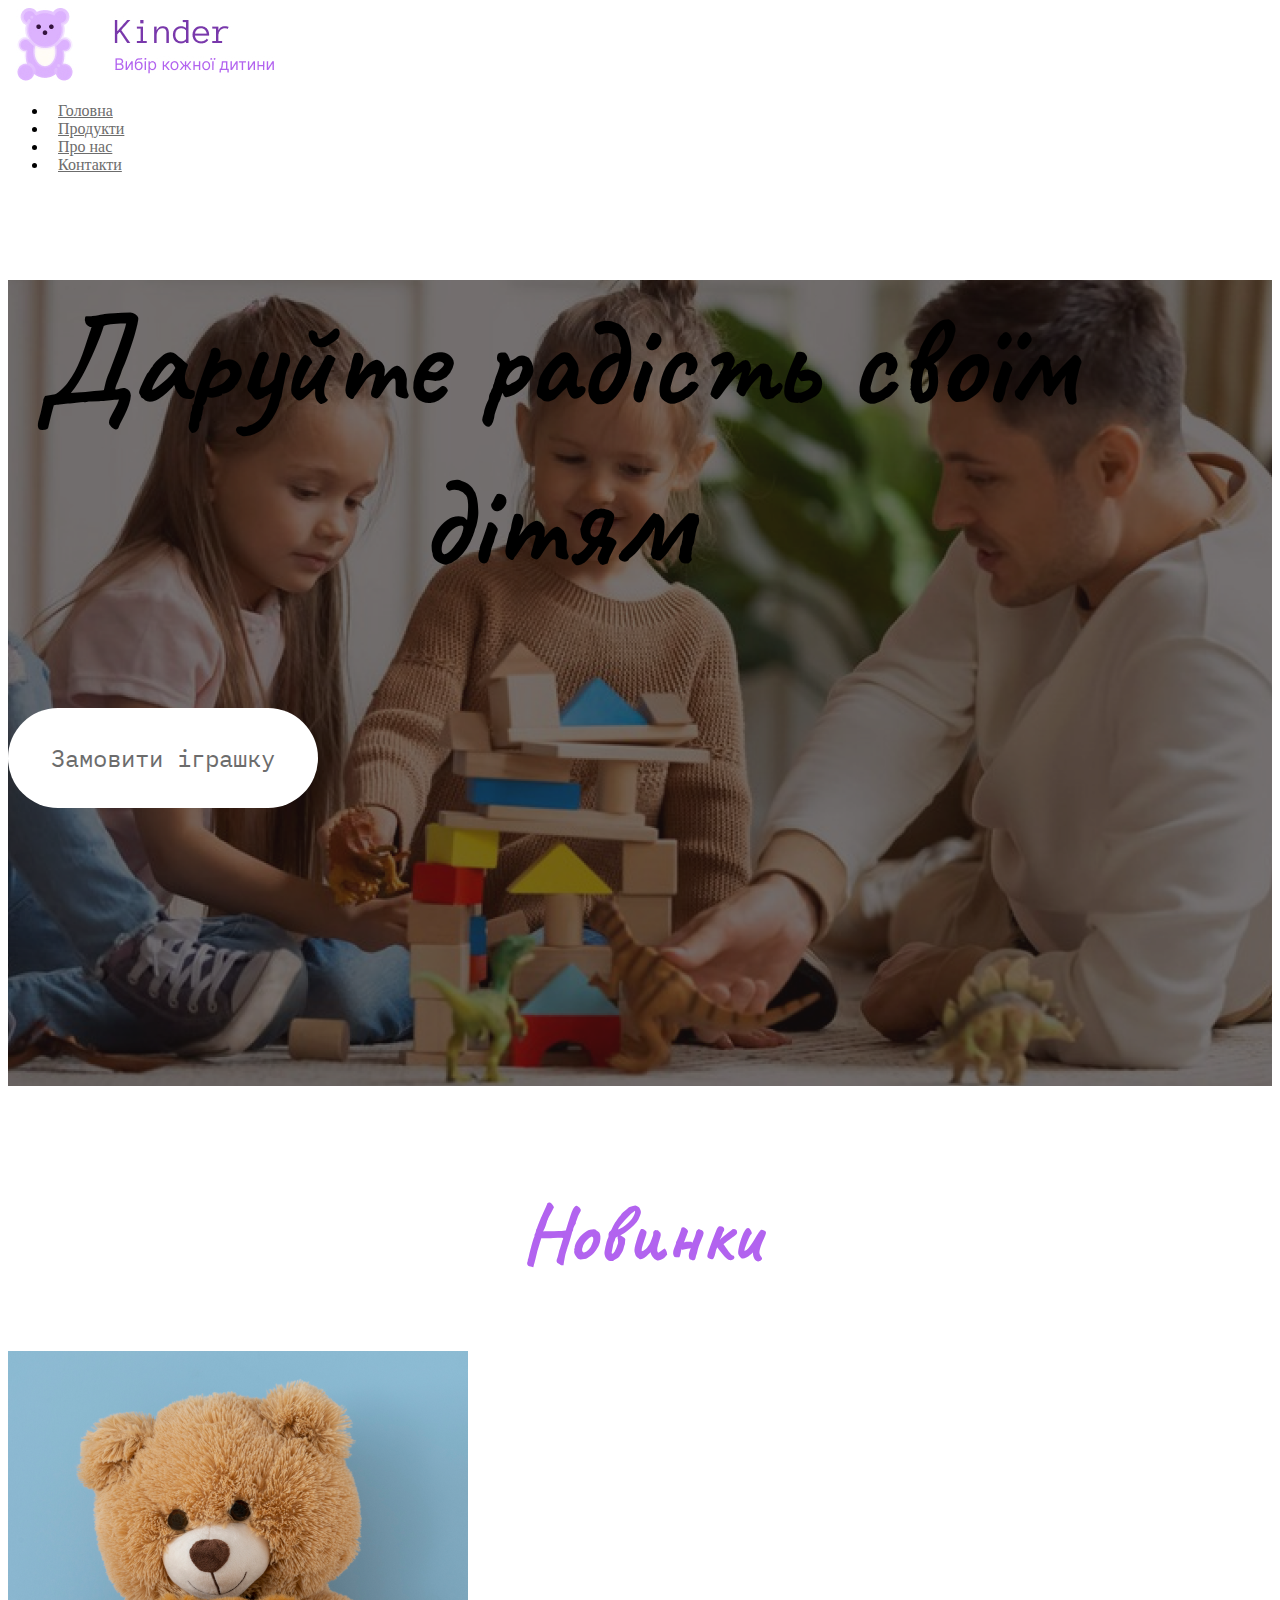
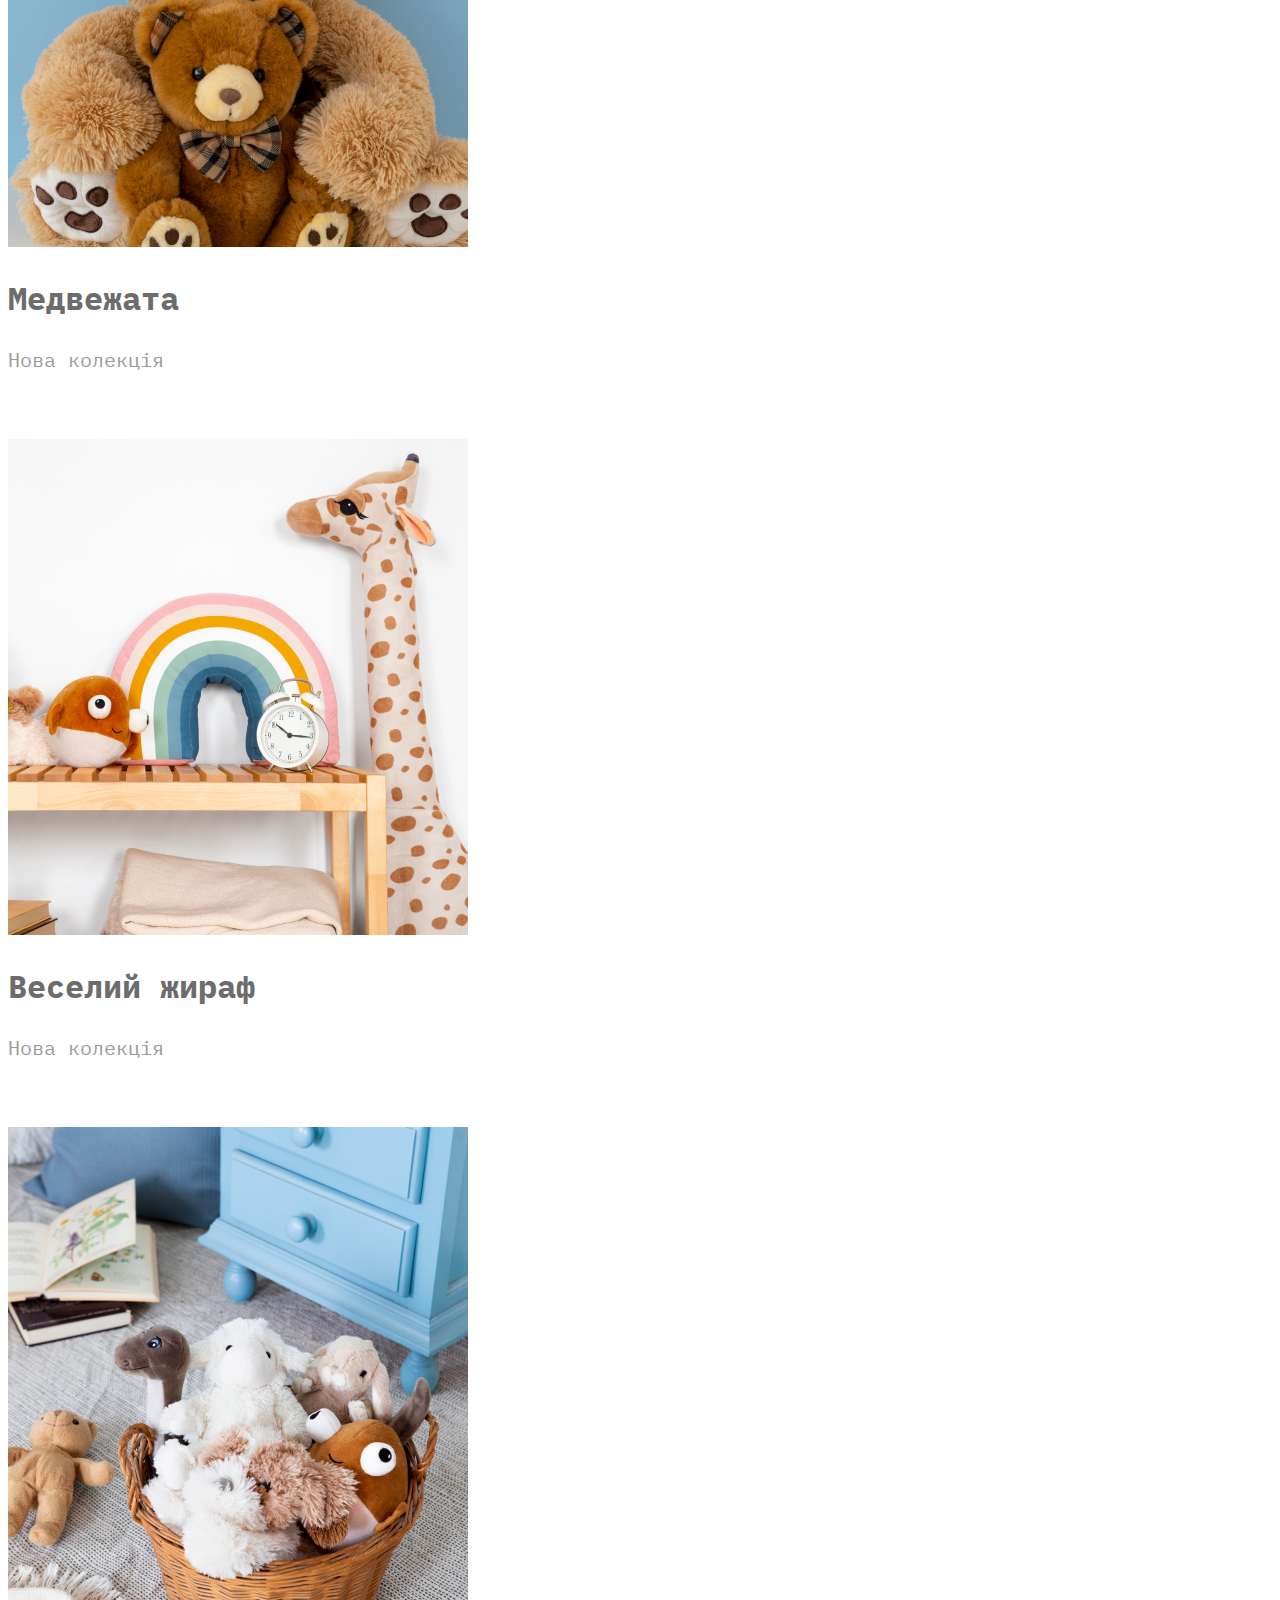
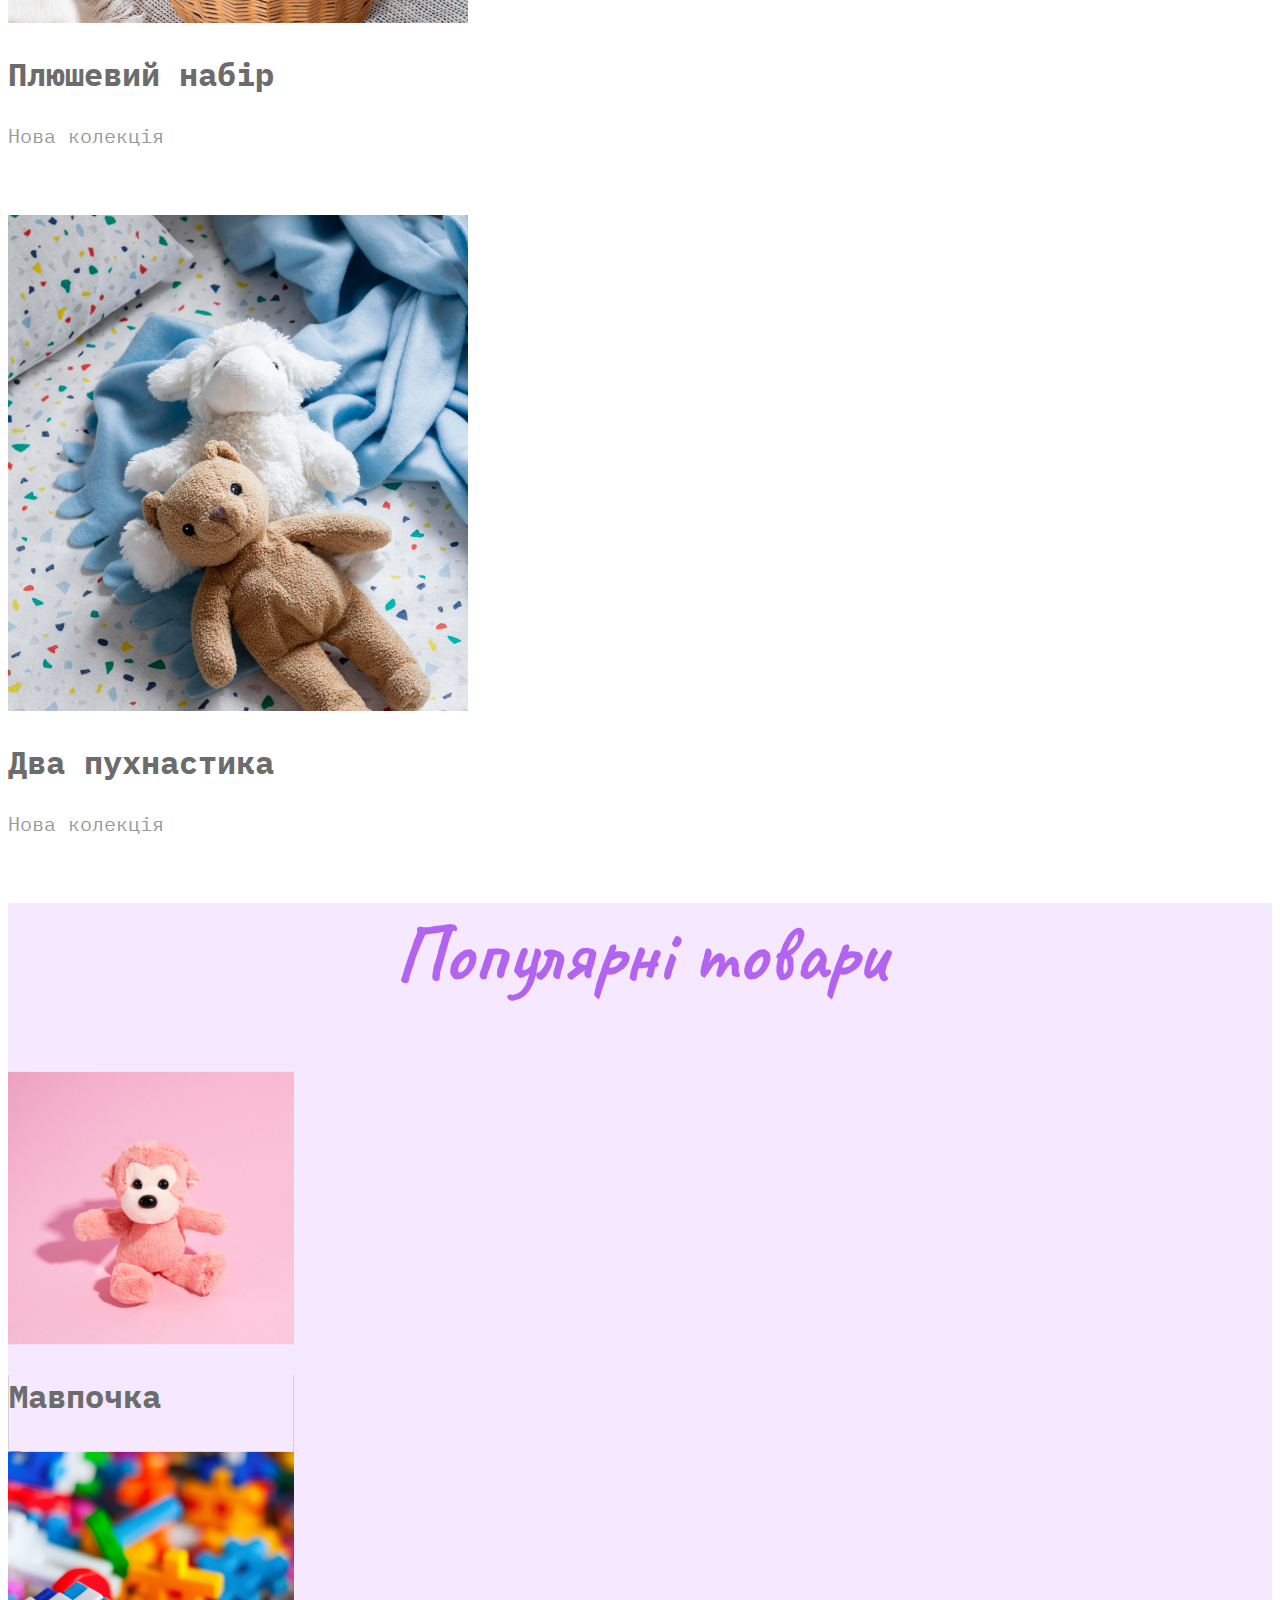
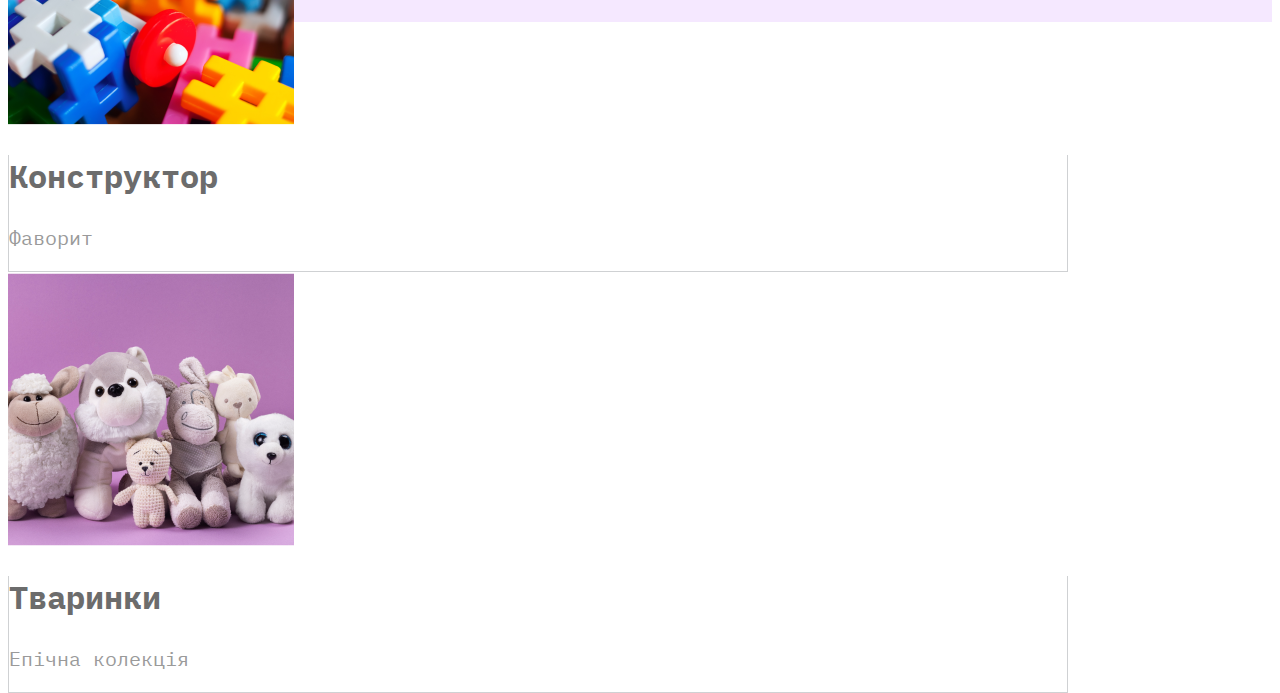
<file: index.html>
<!doctype html>
<html lang="en">
    <head>
        <meta charset="utf-8">
        <meta name="viewport" content="width=device-width, initial-scale=1">
        <title>Bootstrap demo</title>
        <link rel="preconnect" href="https://fonts.googleapis.com">
        <link rel="preconnect" href="https://fonts.gstatic.com" crossorigin>
        <link href="https://fonts.googleapis.com/css2?family=Caveat:wght@700&family=IBM+Plex+Mono&family=Roboto&display=swap" rel="stylesheet">
        <link href="https://cdn.jsdelivr.net/npm/bootstrap@5.3.2/dist/css/bootstrap.min.css" rel="stylesheet" integrity="sha384-T3c6CoIi6uLrA9TneNEoa7RxnatzjcDSCmG1MXxSR1GAsXEV/Dwwykc2MPK8M2HN" crossorigin="anonymous">
        <link rel="stylesheet" href="./main.css">
    </head>
    <body>
        <header class="container mx-auto py-3 d-flex align-items-center justify-content-between">
            <div>
                <img class="me-3" src="./assets/logo.jpg" alt="logo">
            </div>
            <nav>
                <ul class="nav">
                    <li class="nav-item me-4"><a class="nav-link active" href="#">Головна</a></li>
                    <li class="nav-item me-4"><a class="nav-link" href="#">Продукти</a></li>
                    <li class="nav-item me-4"><a class="nav-link" href="#">Про нас</a></li>
                    <li class="nav-item"><a class="nav-link" href="#">Контакти</a></li>
                </ul>
            </nav>
        </header>
        <main>
            <section class="d-flex justify-content-center align-items-center hero">
                <div class="d-flex flex-column justify-content-center align-items-center hero-textbox">
                    <h2 class="fw-bold text-white mb-5 hero-title">Даруйте радість своїм дітям</h2>
                    <button type="button" class="btn-lg hero-btn">Замовити іграшку</button>
                </div>
            </section>
            <section class="d-flex justify-content-center align-items-center flex-column mb-5 new-arrivals">
                <h2 class="fw-bold my-4 primary-title">Новинки</h2>
                <div class="d-flex flex-wrap justify-content-between new-arrivals-block">
                    <div class="card d-flex justify-content-center align-items-center shadow-sm mb-5 rounded new-arrivals-card">
                        <img src="./assets/fluffy-toy-1.png" alt="bear">
                        <div class="card-body d-flex flex-column justify-content-center align-items-center card-text">
                            <h2 class="fw-medium card-title">Медвежата</h2>
                            <p class="fw-medium card-subtitle">Нова колекція</p>
                        </div>
                    </div>
                    <div class="card d-flex justify-content-center align-items-center shadow-sm mb-5 rounded new-arrivals-card">
                        <img src="./assets/interior-of-kids-room-2.png" alt="giraffe">
                        <div class="card-body d-flex flex-column justify-content-center align-items-center card-text">
                            <h2 class="card-title">Веселий жираф</h2>
                            <p class="card-subtitle">Нова колекція</p>
                        </div>
                    </div>
                    <div class="card d-flex justify-content-center align-items-center shadow-sm mb-5 rounded new-arrivals-card">
                        <img src="./assets/interior-of-kids-room-3.png" alt="fluffy-toys">
                        <div class="card-body d-flex flex-column justify-content-center align-items-center card-text">
                            <h2 class="card-title">Плюшевий набір</h2>
                            <p class="card-subtitle">Нова колекція</p>
                        </div>
                    </div>
                    <div class="card d-flex justify-content-center align-items-center shadow-sm mb-5 rounded new-arrivals-card">
                        <img src="./assets/interior-of-kids-room-4.png" alt="soft-toys">
                        <div class="card-body d-flex flex-column justify-content-center align-items-center card-text">
                            <h2 class="card-title">Два пухнастика</h2>
                            <p class="card-subtitle">Нова колекція</p>
                        </div>
                    </div>
                </div>
            </section>
            <section class="d-flex justify-content-center align-items-center flex-column popular-goods">
                <h2 class="fw-bold my-4 mb-5 primary-title">Популярні товари</h2>
                <div class="d-flex justify-content-between align-items-center popular-goods-card-list">
                    <div class="card popular-goods-card">
                        <img src="./assets/cute-and-fluffy-monkey.png" alt="monkey">
                        <div class="card-body d-flex flex-column justify-content-center align-items-center popular-goods-card-text card-text">
                            <h2 class="card-title">Мавпочка</h2>
                            <p class="card-subtitle">Топ продаж</p>
                        </div>
                    </div>
                    <div class="card ">
                        <img src="./assets/plastic-eccano.png" alt="plastic-eccano">
                        <div class="card-body d-flex flex-column justify-content-center align-items-center popular-goods-card-text card-text">
                            <h2 class="card-title">Конструктор</h2>
                            <p class="card-subtitle">Фаворит</p>
                        </div>
                    </div>
                    <div class="card ">
                        <img src="./assets/cute-plush-toys.png" alt="plush-toysy">
                        <div class="card-body d-flex flex-column justify-content-center align-items-center popular-goods-card-text card-text">
                            <h2 class="card-title">Тваринки</h2>
                            <p class="card-subtitle">Епічна колекція</p>
                        </div>
                    </div>
                </div>
            </section>
        </main>
        <footer></footer>
        <script src="https://cdn.jsdelivr.net/npm/bootstrap@5.3.2/dist/js/bootstrap.bundle.min.js" integrity="sha384-C6RzsynM9kWDrMNeT87bh95OGNyZPhcTNXj1NW7RuBCsyN/o0jlpcV8Qyq46cDfL" crossorigin="anonymous"></script>
        <script src="https://cdn.jsdelivr.net/npm/@popperjs/core@2.11.8/dist/umd/popper.min.js" integrity="sha384-I7E8VVD/ismYTF4hNIPjVp/Zjvgyol6VFvRkX/vR+Vc4jQkC+hVqc2pM8ODewa9r" crossorigin="anonymous"></script>
        <script src="https://cdn.jsdelivr.net/npm/bootstrap@5.3.2/dist/js/bootstrap.min.js" integrity="sha384-BBtl+eGJRgqQAUMxJ7pMwbEyER4l1g+O15P+16Ep7Q9Q+zqX6gSbd85u4mG4QzX+" crossorigin="anonymous"></script>
    </body>
</html>
</file>
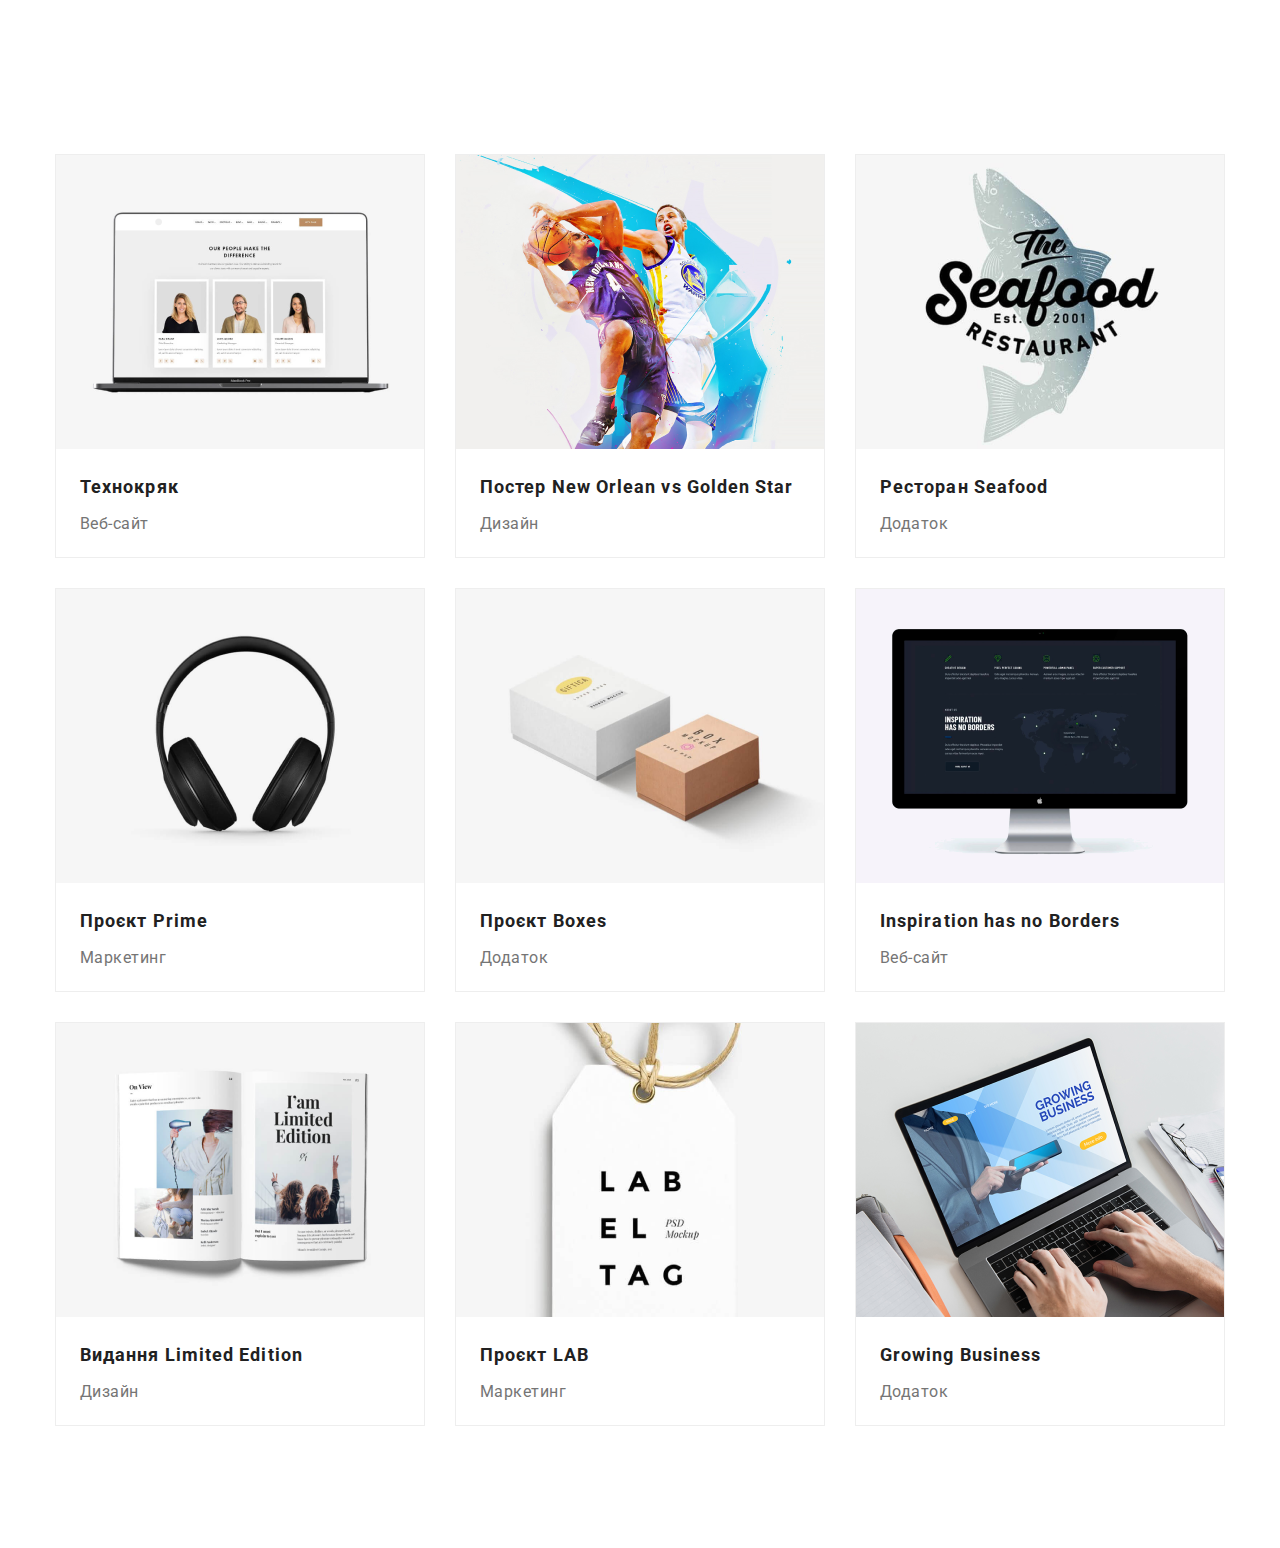
<file: ex.2/index.html>
<!DOCTYPE html>
<html lang="en">
<head>
    <meta charset="UTF-8">
    <meta name="viewport" content="width=device-width, initial-scale=1.0">
    <link rel="stylesheet" href="reset.css">
    <link rel="stylesheet" href="main.css">
    <link rel="preconnect" href="https://fonts.googleapis.com">
    <link rel="preconnect" href="https://fonts.gstatic.com" crossorigin>
    <link href="https://fonts.googleapis.com/css2?family=Roboto:wght@400;500;700&display=swap" rel="stylesheet">
    <title>HW27</title>
</head>
<body>
    <section class="portfolio-container">
        <div class="portfolio-main">
            <div class="portfolio-block">
                <div class="portfolio-filters"></div>
                <div class="portfolio-card-block">
                    <div class="portfolio-card">
                        <div class="portfolio-card-img-block">
                            <img class="portfolio-card-img" src="./assets/laptop1.png" alt="laptop">
                            <div class="portfolio-overlay">
                                <p class="portfolio-overlay-text">Ресурс пропонує комплексні пропозиції з різним рівнем функціоналу та сервісів. Все це дозволить відвідувачу отримати вичерпні відомості про компанію чи приватну особу.</p>
                            </div>
                        </div>
                        <div class="portfolio-text">
                            <h2 class="portfolio-card-title">Технокряк</h2>
                            <p class="portfolio-card-subtitle">Веб-сайт</p>
                        </div>
                    </div>
                    <div class="portfolio-card">
                        <div class="portfolio-card-img-block">
                            <img class="portfolio-card-img" src="./assets/bascketball.png" alt="laptop">
                            <div class="portfolio-overlay">
                                <p class="portfolio-overlay-text">Ресурс пропонує комплексні пропозиції з різним рівнем функціоналу та сервісів. Все це дозволить відвідувачу отримати вичерпні відомості про компанію чи приватну особу.</p>
                            </div>
                        </div>
                        <div class="portfolio-text">
                            <h2 class="portfolio-card-title">Постер New Orlean vs Golden Star</h2>
                            <p class="portfolio-card-subtitle">Дизайн</p>
                        </div>
                    </div>
                    <div class="portfolio-card">
                        <div class="portfolio-card-img-block">
                            <img class="portfolio-card-img" src="./assets/restaurant.png" alt="laptop">
                            <div class="portfolio-overlay">
                                <p class="portfolio-overlay-text">Ресурс пропонує комплексні пропозиції з різним рівнем функціоналу та сервісів. Все це дозволить відвідувачу отримати вичерпні відомості про компанію чи приватну особу.</p>
                            </div>
                        </div>
                        <div class="portfolio-text">
                            <h2 class="portfolio-card-title">Ресторан Seafood</h2>
                            <p class="portfolio-card-subtitle">Додаток</p>
                        </div>
                    </div>
                    <div class="portfolio-card">
                        <div class="portfolio-card-img-block">
                            <img class="portfolio-card-img" src="./assets/headphones.png" alt="laptop">
                            <div class="portfolio-overlay">
                                <p class="portfolio-overlay-text">Ресурс пропонує комплексні пропозиції з різним рівнем функціоналу та сервісів. Все це дозволить відвідувачу отримати вичерпні відомості про компанію чи приватну особу.</p>
                            </div>
                        </div>
                        <div class="portfolio-text">
                            <h2 class="portfolio-card-title">Проєкт Prime</h2>
                            <p class="portfolio-card-subtitle">Маркетинг</p>
                        </div>
                    </div>
                    <div class="portfolio-card">
                        <div class="portfolio-card-img-block">
                            <img class="portfolio-card-img" src="./assets/boxes.png" alt="laptop">
                            <div class="portfolio-overlay">
                                <p class="portfolio-overlay-text">Ресурс пропонує комплексні пропозиції з різним рівнем функціоналу та сервісів. Все це дозволить відвідувачу отримати вичерпні відомості про компанію чи приватну особу.</p>
                            </div>
                        </div>
                        <div class="portfolio-text">
                            <h2 class="portfolio-card-title">Проєкт Boxes</h2>
                            <p class="portfolio-card-subtitle">Додаток</p>
                        </div>
                    </div>
                    <div class="portfolio-card">
                        <div class="portfolio-card-img-block">
                            <img class="portfolio-card-img" src="./assets/computer.png" alt="laptop">
                            <div class="portfolio-overlay">
                                <p class="portfolio-overlay-text">Ресурс пропонує комплексні пропозиції з різним рівнем функціоналу та сервісів. Все це дозволить відвідувачу отримати вичерпні відомості про компанію чи приватну особу.</p>
                            </div>
                        </div>
                        <div class="portfolio-text">
                            <h2 class="portfolio-card-title">Inspiration has no Borders</h2>
                            <p class="portfolio-card-subtitle">Веб-сайт</p>
                        </div>
                    </div>
                    <div class="portfolio-card portfolio-lastcard">
                        <div class="portfolio-card-img-block">
                            <img class="portfolio-card-img" src="./assets/magazine.png" alt="laptop">
                            <div class="portfolio-overlay">
                                <p class="portfolio-overlay-text">Ресурс пропонує комплексні пропозиції з різним рівнем функціоналу та сервісів. Все це дозволить відвідувачу отримати вичерпні відомості про компанію чи приватну особу.</p>
                            </div>
                        </div>
                        <div class="portfolio-text">
                            <h2 class="portfolio-card-title">Видання Limited Edition</h2>
                            <p class="portfolio-card-subtitle">Дизайн</p>
                        </div>
                    </div>
                    <div class="portfolio-card portfolio-lastcard">
                        <div class="portfolio-card-img-block">
                            <img class="portfolio-card-img" src="./assets/label.png" alt="laptop">
                            <div class="portfolio-overlay">
                                <p class="portfolio-overlay-text">Ресурс пропонує комплексні пропозиції з різним рівнем функціоналу та сервісів. Все це дозволить відвідувачу отримати вичерпні відомості про компанію чи приватну особу.</p>
                            </div>
                        </div>
                        <div class="portfolio-text">
                            <h2 class="portfolio-card-title">Проєкт LAB</h2>
                            <p class="portfolio-card-subtitle">Маркетинг</p>
                        </div>
                    </div>
                    <div class="portfolio-card portfolio-lastcard">
                        <div class="portfolio-card-img-block">
                            <img class="portfolio-card-img" src="./assets/laptop2.png" alt="laptop">
                            <div class="portfolio-overlay">
                                <p class="portfolio-overlay-text">Ресурс пропонує комплексні пропозиції з різним рівнем функціоналу та сервісів. Все це дозволить відвідувачу отримати вичерпні відомості про компанію чи приватну особу.</p>
                            </div>
                        </div>
                        <div class="portfolio-text">
                            <h2 class="portfolio-card-title">Growing Business</h2>
                            <p class="portfolio-card-subtitle">Додаток</p>
                        </div>
                    </div>
                </div>
            </div>
        </div>
    </section>
</body>
</html>
</file>
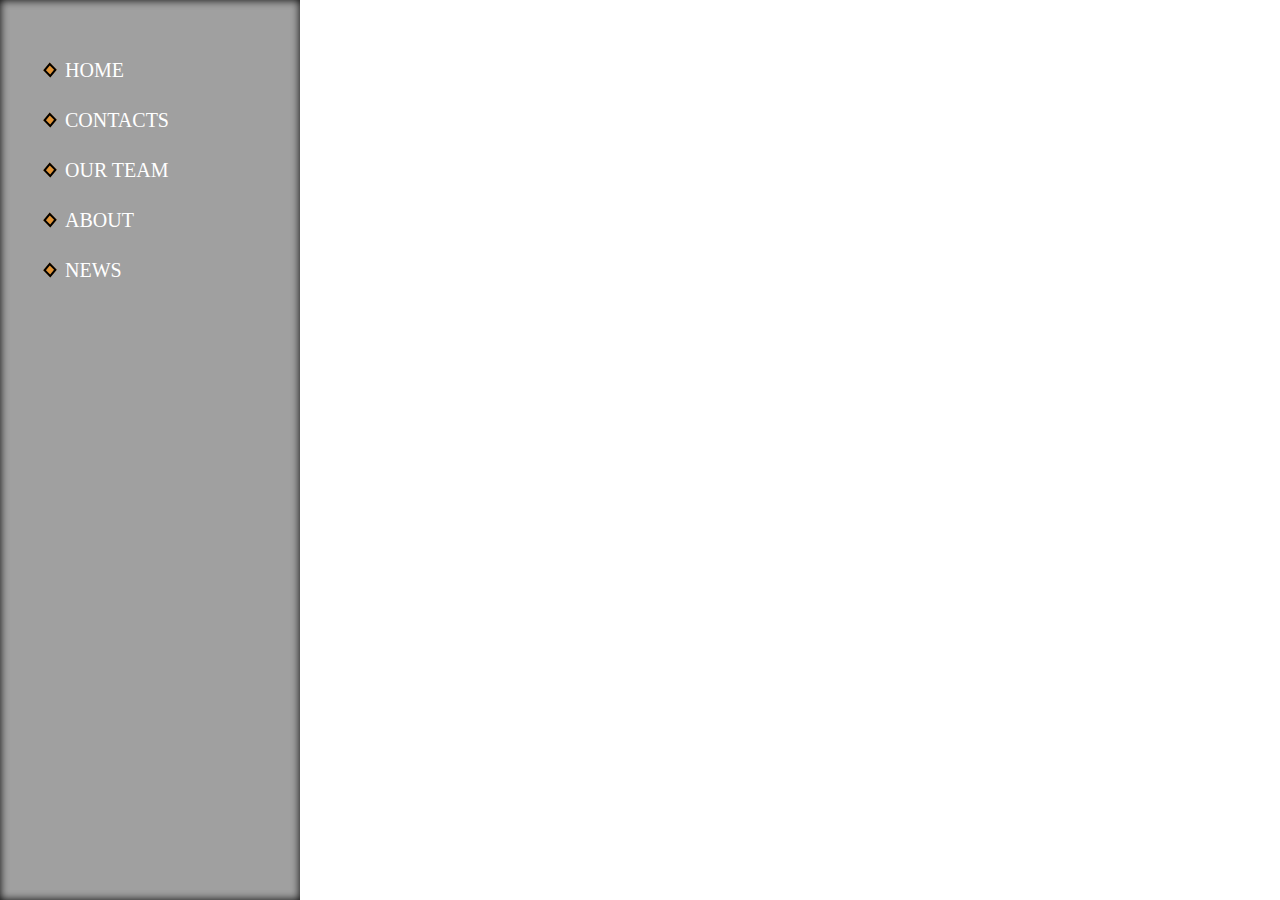
<file: ex.3/index.html>
<!DOCTYPE html>
<html lang="en">
<head>
    <meta charset="UTF-8">
    <meta name="viewport" content="width=device-width, initial-scale=1.0">
    <link rel="stylesheet" href="reset.css">
    <link rel="stylesheet" href="main.css">
    <title>HW27</title>
</head>
<body>
    <div class="menu-container">
        <nav>
            <ul class="menu-list">
                <div class="menu-block">
                    <svg width="10px" height="10px" viewBox="0 0 10 10" class="rhombus"></svg>
                    <li class="list-item"><a class="list-item-link" href="">home</a></li>
                </div>
                <div class="menu-block">
                    <svg width="10px" height="10px" viewBox="0 0 10 10" class="rhombus"></svg>
                    <li class="list-item"><a class="list-item-link" href="">contacts</a></li>
                </div>
                <div class="menu-block">
                    <svg width="10px" height="10px" viewBox="0 0 10 10" class="rhombus"></svg>
                    <li class="list-item"><a class="list-item-link" href="">our team</a></li>
                </div>
                <div class="menu-block">
                    <svg width="10px" height="10px" viewBox="0 0 10 10" class="rhombus"></svg>
                    <li class="list-item"><a class="list-item-link" href="">about</a></li>
                </div>
                <div class="menu-block">
                    <svg width="10px" height="10px" viewBox="0 0 10 10" class="rhombus"></svg>
                    <li class="list-item"><a class="list-item-link" href="">news</a></li>
                </div>
            </ul>
        </nav>
        <div class="menu-text-container">
            <p class="menu-text">menu here</p>
        </div>
    </div>
</body>
</html>
</file>
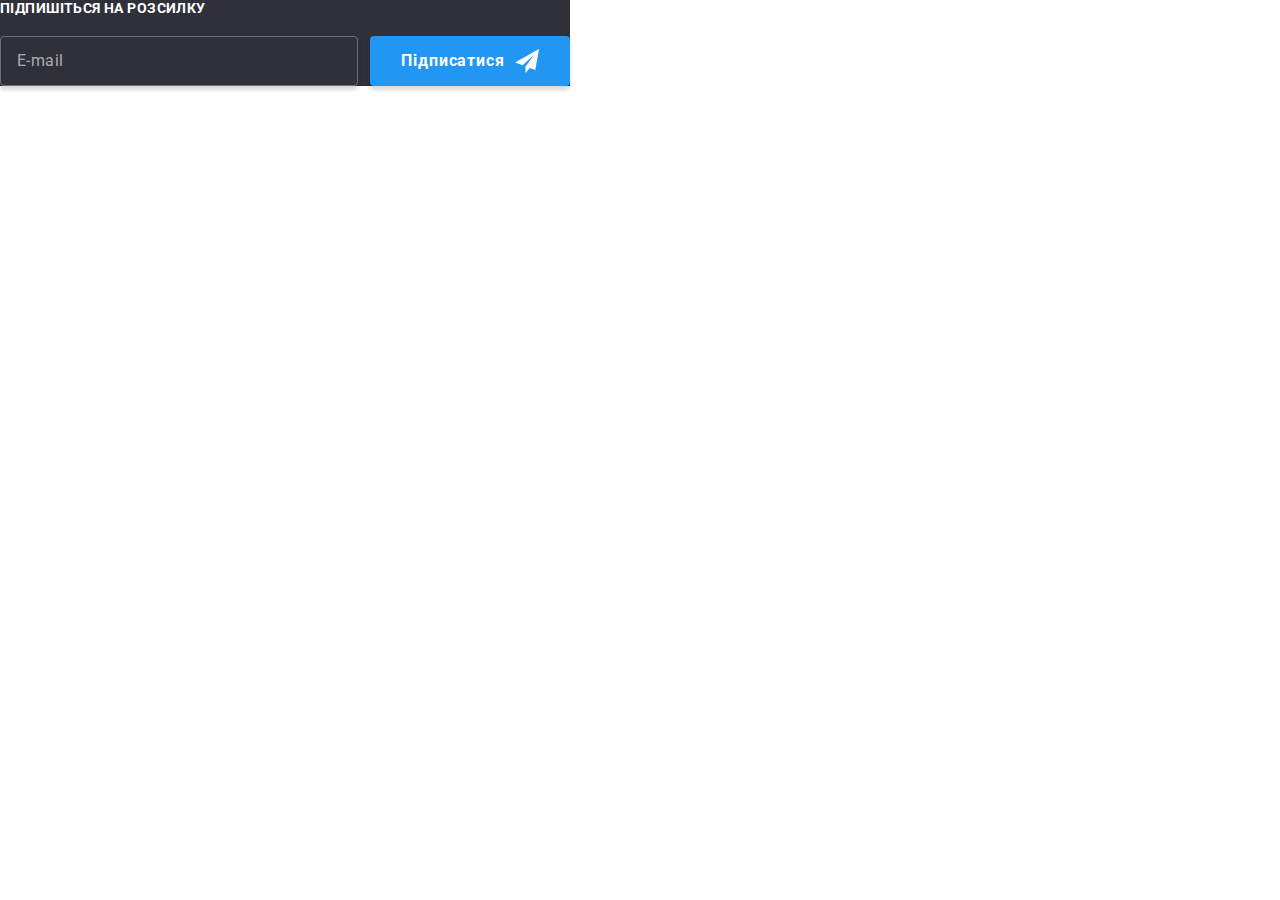
<file: exerscise2/index.html>
<!DOCTYPE html>
<html lang="en">
<head>
    <meta charset="UTF-8">
    <meta name="viewport" content="width=device-width, initial-scale=1.0">
    <link rel="stylesheet" href="reset.css">
    <link rel="stylesheet" href="main.css">
    <link rel="preconnect" href="https://fonts.googleapis.com">
    <link rel="preconnect" href="https://fonts.gstatic.com" crossorigin>
    <link href="https://fonts.googleapis.com/css2?family=Roboto:wght@400;700&display=swap" rel="stylesheet">
    <title>HW26 №2</title>
</head>
<body>
    <form>
        <div class="footer-email">
            <p class="footer-email-title">Підпишіться на розсилку</p>
            <div class="footer-emailandbtn">
                <input type="email" placeholder="E-mail" id="footer-email-field">
                <button class="footer-btn">
                    Підписатися
                    <svg class="footer-icon-send" width="24" height="24" viewBox="0 0 24 24">
                        <use xlink:href="./assets/icon-send.svg#icon-send"></use>
                    </svg>
                </button>
            </div>
        </div>
    </form>
</body>
</html>
</file>
<file: main.css>
.nav .nav-link {
  padding: 10px;
  color: #6c6c6c;
}

.nav .nav-link:hover {
  color: #b263ef;
}

.hero {
  background-image: url(../assets/banner.png);
  background-size: cover;
  background-position: center;
  width: 100%;
  height: 806px;
}

.hero-textbox {
  max-width: 1094px;
}

.hero-title {
  text-align: center;
  font-family: "Caveat", cursive;
  font-size: 128px;
  line-height: normal;
}

.hero-btn {
  color: #6c6c6c;
  background-color: white;
  text-align: center;
  font-family: "IBM Plex Mono", monospace;
  font-size: 24px;
  font-style: normal;
  font-weight: 400;
  line-height: normal;
  border: 0;
  border-radius: 50px;
  width: 310px;
  height: 100px;
}

.hero-btn:hover {
  color: white;
  background-color: #b263ef;
}

.new-arrivals {
  margin-top: 97px;
}

.primary-title {
  color: #b263ef;
  text-align: center;
  font-family: "Caveat", cursive;
  font-size: 80px;
  line-height: normal;
}

.new-arrivals-block {
  max-width: 1040px;
}

.new-arrivals-card {
  width: 460px;
  margin-bottom: 66px;
  border: none;
}

.card-text h2,
.card-text p {
  color: #6c6c6c;
  font-family: "IBM Plex Mono", monospace;
  font-size: 32px;
  line-height: normal;
}

.card-text p {
  color: #9a9a9a;
  font-size: 20px;
}

.popular-goods {
  background-color: #f5e8ff;
  width: 100%;
  height: 719px;
}

.popular-goods-card-list {
  width: 1060px;
}

.popular-goods-card {
  width: 286px;
  height: 380px;
  border: none;
}

.popular-goods-card-text {
  border-right: 1px solid #cfd1d3;
  border-bottom: 1px solid #cfd1d3;
  border-left: 1px solid #cfd1d3;
}
</file>
<file: ex.2/main.css>
* {
    box-sizing: border-box;
}

.portfolio-main {
    height: 1548px;
    padding-top: 94px;
    padding-bottom: 94px;
    display: flex;
    justify-content: center;
}

.portfolio-block {
    width: 1170px;
    display: flex;
    flex-direction: column;
    justify-content: center;
    align-items: center;
}

.portfolio-filters {
    display: flex;
    justify-content: center;
}

.portfolio-card-block {
    margin-top: 32px;
    display: flex;
    justify-content: space-between;
    flex-wrap: wrap;
}

.portfolio-card {
    overflow: hidden;
    width: 370px;
    height: 404px;
    margin-bottom: 30px;
    border: 1px solid #EEE;
    background: #FFF;
    position: relative;
}

.portfolio-lastcard {
    margin-bottom: 0;
}

.portfolio-text {
    margin: 20px 24px;
}

.portfolio-card-title {
    color: #212121;
    font-family: Roboto;
    font-size: 18px;
    font-style: normal;
    font-weight: 700;
    line-height: 36px;
    letter-spacing: 1.08px;
    width: 322px;
}

.portfolio-card-subtitle {
    margin-top: 4px;
    color: #757575;
    font-family: Roboto;
    font-size: 16px;
    font-style: normal;
    font-weight: 400;
    line-height: 30px;
    letter-spacing: 0.48px;
    width: 322px;
}

.portfolio-overlay{ 
    position: absolute; 
    width: 100%;
    height: 100%;  
    top: 0; 
    left: 0; 
    display: flex;
    justify-content: center;
    align-items: center; 
    background: rgba(33, 150, 243, 0.90);
    transform: translateY(100%);
    transition: transform 800ms ease-in-out;
} 
.portfolio-card:hover .portfolio-overlay {
    transform: translateY(0);
    color: #FFF;
} 

.portfolio-card:hover {
    border: 1px solid #EEE;
    background: #FFF;
    box-shadow: 1px 4px 6px 0px rgba(0, 0, 0, 0.16), 0px 4px 4px 0px rgba(0, 0, 0, 0.06), 0px 1px 1px 0px rgba(0, 0, 0, 0.12);
}

.portfolio-overlay-text {
    width: 322px;
    color: #FFF;
    font-family: Roboto;
    font-size: 18px;
    font-weight: 400;
    line-height: 28px;
    letter-spacing: 0.54px;
}

.portfolio-card-img-block {
    overflow: hidden;
    width: 370px;
    height: 294px;
    position: relative;
}
</file>
<file: ex.3/main.css>
* {
    box-sizing: border-box;
}

.menu-container {
    position: fixed;
    width: 300px;
    top: 0;
    bottom: 0;
    background-color: rgb(160, 160, 160);
    padding-top: 30px;
    display: flex;
    justify-content: flex-start;
    overflow: hidden;
    transform: translateX(-85%);
    transition: transform 2s ease;
    box-shadow: inset 0 0 8px #000000;
}

.menu-container:hover {
    transform: translateX(0%);
}

.menu-list {
    width: 200px;
    height: 400px;
    padding: 30px 30px;
    list-style: none;
}

.rhombus {
    width: 10px;
    height: 10px;
    background-color: rgb(224, 147, 53);
    border: 2px solid black;
    transform: rotate(45deg) skew(5deg);
    margin-right: 10px;
}

.list-item-link {
    text-decoration: none;
    text-transform: uppercase;
    color: white;
    transition: color 400ms ease-in;
    font-size: 20px;
}

.list-item-link:hover {
    color: rgb(255, 172, 70);
}

.menu-block {
    display: flex;
    justify-content: flex-start;
    align-items: center;
    margin-left: 15px;
    margin-bottom: 30px;
}

.menu-text-container {
    display: flex;
    justify-content: flex-end;
    position: absolute;
    top: 0;
    bottom: 0;
    right: 0;
    display: flex;
    justify-content: center;
    align-items: center;
}

.menu-text-container {
    text-transform: uppercase;
    writing-mode: vertical-rl;
    margin-right: 15px;
    letter-spacing: 2px;
    font-size: 20px;
    color: #fff;
    opacity: 100%;
    cursor: default;
    transition: opacity 1.5s ease-out;
}

.menu-container:hover .menu-text-container{
    opacity: 0;
}
</file>
<file: exerscise2/main.css>
* {
    box-sizing: border-box;
}

.footer-email { 
    width: 570px;
    height: 86px;
    background: #2F303A;
    position: relative;
}

.footer-email-title {
    color: #FFF;
    font-family: Roboto;
    font-style: normal;
    font-size: 14px;
    font-weight: 700;
    line-height: normal;
    letter-spacing: 0.42px;
    text-transform: uppercase;
    margin-bottom: 20px;
}

#footer-email-field {
    background: transparent;
    width: 358px;
    height: 50px;
    border-radius: 4px;
    border: 1px solid rgba(255, 255, 255, 0.30);
    background: rgba(33, 150, 243, 0.00);
    box-shadow: 0px 4px 4px 0px rgba(0, 0, 0, 0.15);
    padding-left: 16px;
}

#footer-email-field::placeholder {
    color: rgba(255, 255, 255, 0.60);
    font-family: Roboto;
    font-size: 16px;
    font-style: normal;
    font-weight: 400;
    line-height: 20px;
    letter-spacing: 0.48px;
}

.footer-btn {
    width: 200px;
    height: 50px;
    border-radius: 4px;
    background: #2196F3;
    box-shadow: 0px 4px 4px 0px rgba(0, 0, 0, 0.15);
    margin-left: 12px;
    border: none;
    display: flex;
    align-items: center;
    color: #FFF;
    text-align: center;
    justify-content: center;
    font-family: Roboto;
    font-size: 16px;
    font-style: normal;
    font-weight: 700;
    line-height: 30px; 
    letter-spacing: 0.96px;
}

.footer-icon-send {
    margin-left: 10px;
}

.footer-emailandbtn {
    display: flex;
    justify-content: space-between;
}
</file>
